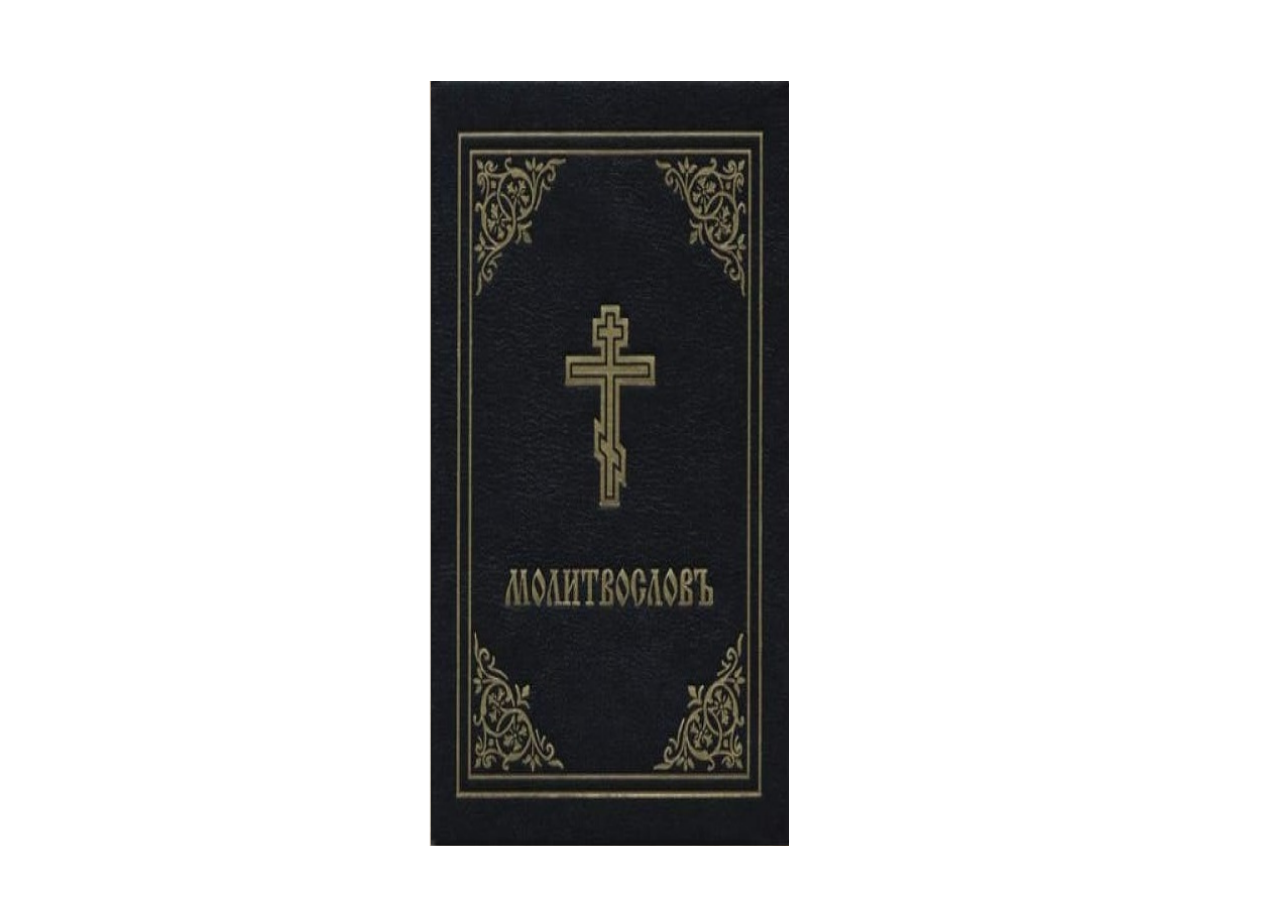
<file: index.html>
<!DOCTYPE html>
<html lang="en">
<head>
    <meta charset="UTF-8">
    <meta http-equiv="X-UA-Compatible" content="IE=edge">
    <meta name="viewport" content="width=device-width, initial-scale=1.0">
    <title>3D Book Animation</title>
    <link rel="stylesheet" href="styles.css">
</head>
<body>


  <div id='wrapper' class="wrapper-close">
    <div id='cover' class="left" onclick="bookAnimation()"><img src='cover.jpeg' width="100%" height="100%"></div>

    <div id="bookEdgeLeft"></div>
    <div id='middle' class="left-2" onclick="bookAnimation()"><p>You who haunt this place, in the name of the Lord, I command you to go back where you came from!<br><br> Let your soul return to the earth. Let your body return to the dust! <br><br> So be the will of God!</p></div>
    <div id="bookEdgeRight"></div>

    <div id='endpage' class="right" onclick="bookAnimation()"></div>
  </div>

  <script>
    
    function bookAnimation() {
  if (document.getElementById('middle').className=='left-2' || document.getElementById('middle').className=='left-2-close') {
        document.getElementById('middle').className='left-2-open';
        document.getElementById('cover').className='left-open';
        document.getElementById('wrapper').className='wrapper-open';


        document.getElementById('bookEdgeLeft').className='bookEdge-open';
        
        document.getElementById('bookEdgeRight').className='rightBookEdge-open';


      } else {
        document.getElementById('middle').className='left-2-close';
        document.getElementById('cover').className='left-close';
        document.getElementById('wrapper').className='wrapper-close';


        document.getElementById('bookEdgeLeft').className='bookEdge-close';
        document.getElementById('bookEdgeRight').className='rightBookEdge-close';

      }
        
    }

  </script>
    
</body>
</html>
</file>
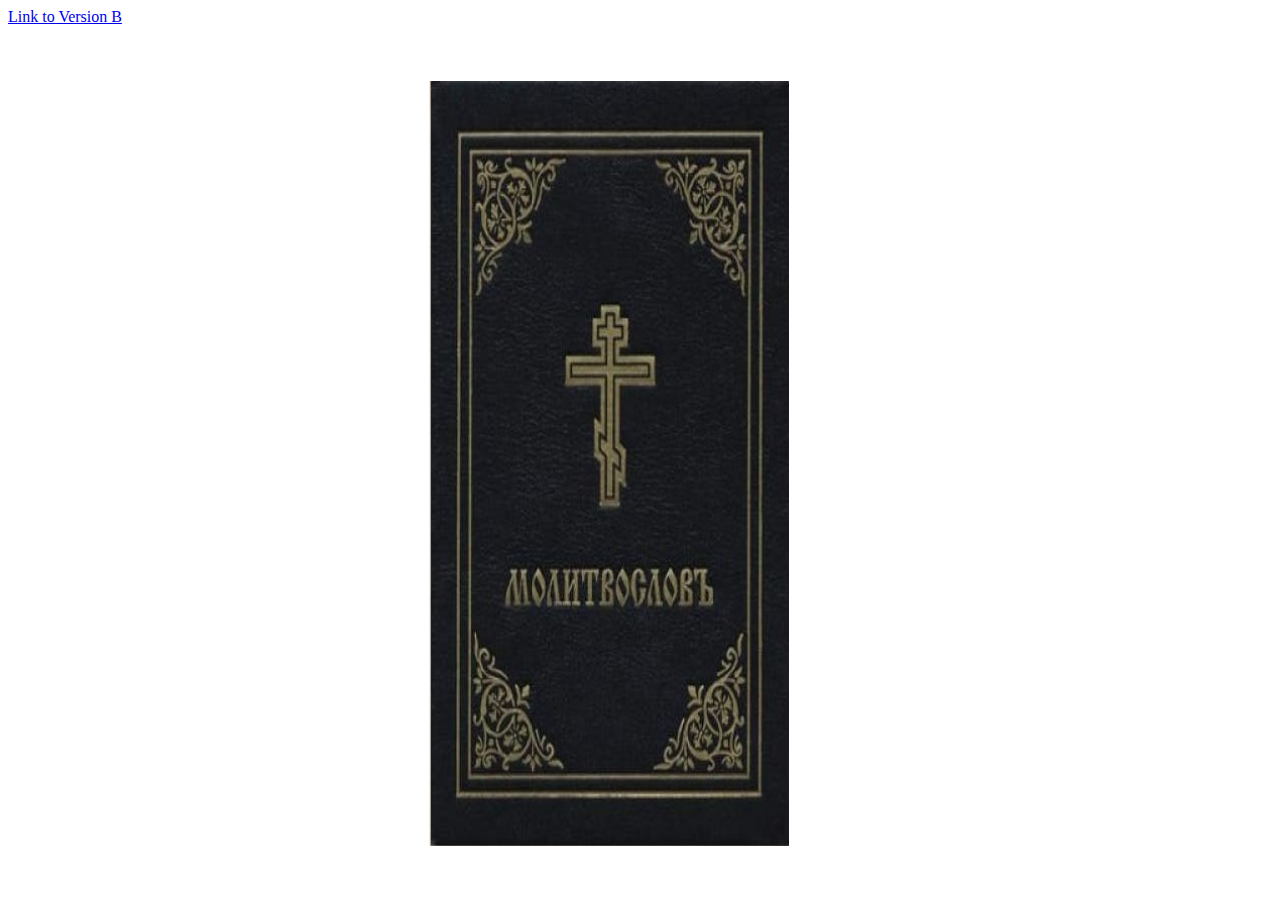
<file: 3d-book-animation/index.html>
<!DOCTYPE html>
<html lang="en">
<head>
    <meta charset="UTF-8">
    <meta http-equiv="X-UA-Compatible" content="IE=edge">
    <meta name="viewport" content="width=device-width, initial-scale=1.0">
    <title>3D Book Animation</title>
    <link rel="stylesheet" href="styles.css">
</head>
<body>
  
  <nav><a href="Ver B/index.html">Link to Version B</a></nav>

  <div id='wrapper' class="wrapper-close">
    <div id='cover' class="left" onclick="bookAnimation()"><img src='cover.jpeg' width="100%" height="100%"></div>

    <div id="bookEdgeLeft"></div>
    <div id='middle' class="left-2" onclick="bookAnimation()"><p>You who haunt this place, in the name of the Lord, I command you to go back where you came from!<br><br> Let your soul return to the earth. Let your body return to the dust! <br><br> So be the will of God!</p></div>
    <div id="bookEdgeRight"></div>

    <div id='endpage' class="right" onclick="bookAnimation()"></div>
  </div>

  <script>
    
    function bookAnimation() {
  if (document.getElementById('middle').className=='left-2' || document.getElementById('middle').className=='left-2-close') {
        document.getElementById('middle').className='left-2-open';
        document.getElementById('cover').className='left-open';
        document.getElementById('wrapper').className='wrapper-open';


        document.getElementById('bookEdgeLeft').className='bookEdge-open';
        
        document.getElementById('bookEdgeRight').className='rightBookEdge-open';


      } else {
        document.getElementById('middle').className='left-2-close';
        document.getElementById('cover').className='left-close';
        document.getElementById('wrapper').className='wrapper-close';


        document.getElementById('bookEdgeLeft').className='bookEdge-close';
        document.getElementById('bookEdgeRight').className='rightBookEdge-close';

      }
        
    }

  </script>
    
</body>
</html>
</file>
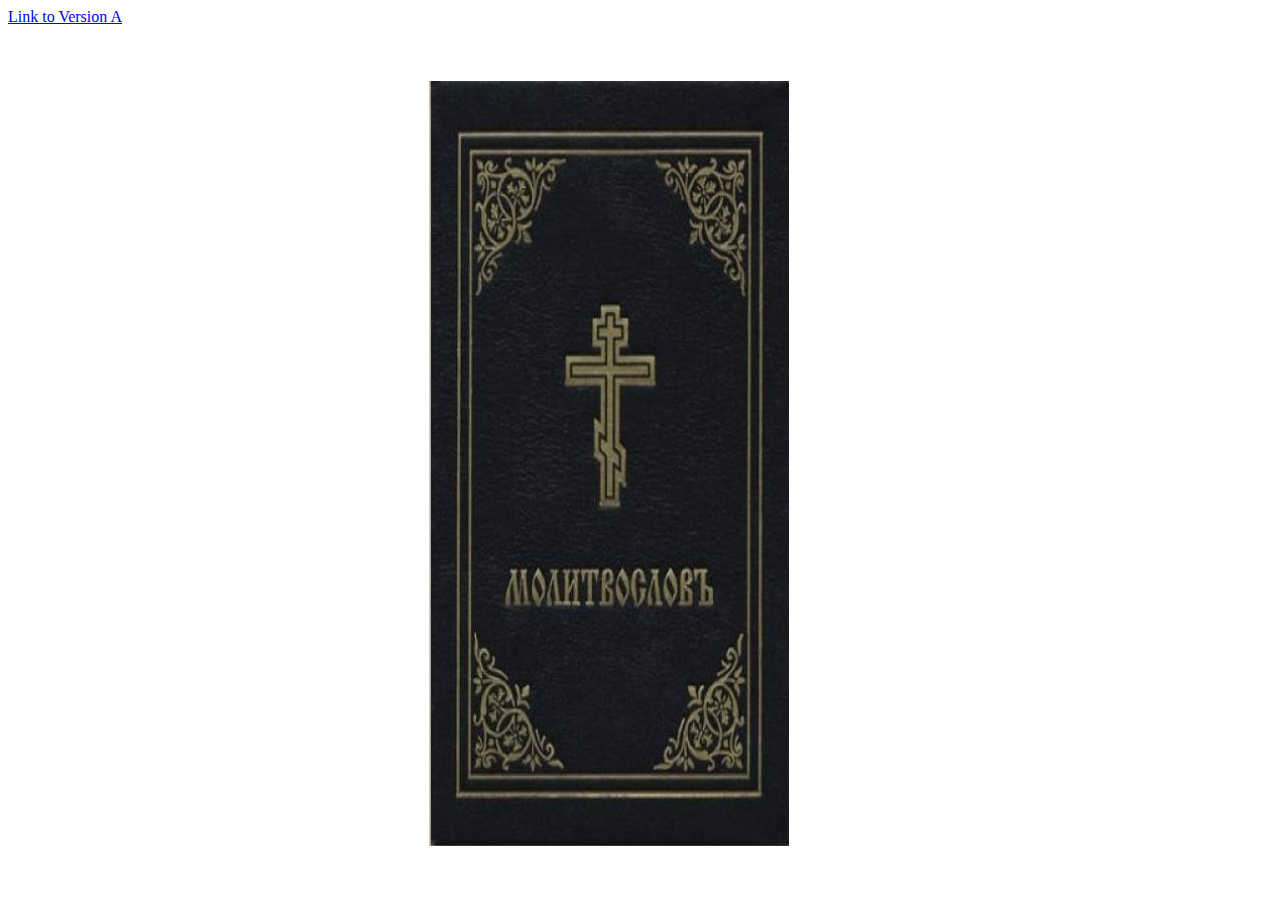
<file: 3d-book-animation/Ver B/index.html>
<!DOCTYPE html>
<html lang="en">
<head>
    <meta charset="UTF-8">
    <meta http-equiv="X-UA-Compatible" content="IE=edge">
    <meta name="viewport" content="width=device-width, initial-scale=1.0">
    <title>3D Book Animation</title>
    <link rel="stylesheet" href="styles.css">
</head>
<body>

  <nav><a href="../index.html">Link to Version A</a></nav>

  <div id='wrapper' class="wrapper-close">
    <div id='cover' class="left" onclick="bookAnimation()"><img src='cover.jpeg' width="100%" height="100%"></div>
    <div id="page1"onclick="bookAnimation()"></div>
    <div id="page2"onclick="bookAnimation()"></div>
    <div id="page3"onclick="bookAnimation()"></div>
    <div id='middle' class="left-2" onclick="bookAnimation()"><p>You who haunt this place, in the name of the Lord, I command you to go back where you came from!<br><br> Let your soul return to the earth. Let your body return to the dust! <br><br> So be the will of God!</p></div>
    <div id='page4'onclick="bookAnimation()"></div>
    <div id='page5'onclick="bookAnimation()"></div>
    <div id='page6'onclick="bookAnimation()"></div>
    <div id='endpage' class="right" onclick="bookAnimation()"></div>
  </div>

  <script>
    
    function bookAnimation() {
  if (document.getElementById('middle').className=='left-2' || document.getElementById('middle').className=='left-2-close') {
        document.getElementById('middle').className='left-2-open';
        document.getElementById('cover').className='left-open';
        document.getElementById('wrapper').className='wrapper-open';

        document.getElementById('page1').className='page1-open';
        document.getElementById('page2').className='page2-open';
        document.getElementById('page3').className='page3-open';

        document.getElementById('page4').className='page4-open';
        document.getElementById('page5').className='page5-open';
        document.getElementById('page6').className='page6-open';

      } else {
        document.getElementById('middle').className='left-2-close';
        document.getElementById('cover').className='left-close';
        document.getElementById('wrapper').className='wrapper-close';


        document.getElementById('page1').className='page1-close';
        document.getElementById('page2').className='page2-close';
        document.getElementById('page3').className='page3-close';

        document.getElementById('page4').className='page4-close';
        document.getElementById('page5').className='page5-close';
        document.getElementById('page6').className='page6-close';
      }
        
    }

  </script>
    
</body>
</html>
</file>
<file: styles.css>
@import url('https://fonts.googleapis.com/css2?family=Roboto&display=swap');

:root {
    --wrapper-close-animation: 3%;
    --wrapper-open-animation: 17%;
    --book-width: 28vw;
    --book-height: 85vh;
    --right-page-offset: 66%;
    --distance-from-top: -2%;
    --book-open-deg: -359deg;
}

#middle {
    background-image: url('stainedpaper.jpg');
    background-size: cover;
    background-size: 174% 100%;
    background-position-x: 0%;
    border-right: 1px solid #30303030;
}


#endpage {
    background-image: url('stainedpaper-flip.jpg');
    background-size: cover;
    background-size: 135% 100%;
    background-position-x: 100%;
}

.wrapper-open, .wrapper-close {
    position: absolute;
    top: 10%;
    
    width: 50vw;
    height: 50vh;
    perspective:3000px;
    perspective-origin:500px 800px;
}
#cover, .right{
    width:var(--book-width);
    height:var(--book-height);
    position: absolute;
    top: var(--distance-from-top);

}
#cover {
    position: absolute;
    left: 10%;
    z-index: 102;
    
    transform: rotateY(-180deg);
    transform-origin: var(--book-width) 0px;
    top: var(--distance-from-top);

}
.right {

    z-index: 100;
    left: var(--right-page-offset);

}
#middle {
    width:var(--book-width);
    height:var(--book-height);
    position: absolute;
    left: 10%;
    top: var(--distance-from-top);
    transform: rotateY(-180deg);
    transform-origin: var(--book-width) 0px;
    z-index: 101;
}


.left-2-open {
    animation: flipBook 1s ease-in-out forwards;

}

.left-open {
    animation: flipBook-cover 1s ease-in-out forwards;
}

.left-2-close {
    animation: closeFlipBook 1s ease-in-out forwards;

}

.left-close {
    animation: closeFlipBook-cover 1s ease-in-out forwards;
}


.wrapper-open {
    animation: openWrapper 1s ease-in-out forwards;
}

.wrapper-close {
    animation: closeWrapper 1s ease-in-out forwards;
}

@keyframes openWrapper {
    0% {
        left: var(--wrapper-close-animation);
    }
    100% {
        left: var(--wrapper-open-animation);
    }
}

@keyframes closeWrapper {
    0% {
        left: var(--wrapper-open-animation);
    }
    100% {
        left: var(--wrapper-close-animation);
    }
}

@keyframes flipBook {
    0% {
        z-index: 98;
        
    }
    100% {
        transform:rotateY(var(--book-open-deg));
        transform-origin: 20 0;
        z-index: 105;
        

    }
}

@keyframes flipBook-cover {
    0% {
        z-index:104;
    }
    100% {
        transform:rotateY(-360deg);
        transform-origin: 20 0;
        z-index: 99;
        width: 61%;
        left: 5%;
    

    }


    
}


@keyframes closeFlipBook {
    0% {
        transform:rotateY(var(--book-open-deg));
        transform-origin: 20 0;
        z-index: 105;
    }
    100% {
    transform:rotateY(-180deg);
    transform-origin: 20 0;
    z-index: 95;
    

    

    }
}

@keyframes closeFlipBook-cover {
    0% {
        transform:rotateY(-360deg);
        transform-origin: 20 0;
        z-index: 97;
        width: 61%;
        left: 5%;
    }
    100% {
        transform:rotateY(-180deg);
        transform-origin: 20 0;
        z-index: 104;
        left: 10%;
    width: 56%;

    }



}




p {
    color: black;
    font-family: 'Roboto', sans-serif;;
    font-size: calc(0.98vw + 1vh + 1.55vmin);
    padding-left:1em;
    padding-right:1em;
}






#bookEdgeLeft {
    position: absolute;
    left: 10%;
    z-index: 99;
    
    transform: rotateY(-180deg);
    transform-origin: var(--book-width) 0px;
    top: var(--distance-from-top);
    width:var(--book-width);
    height:var(--book-height);
    position: absolute;
    top: var(--distance-from-top);

    background-image: url('bookedge.jpg');
    background-size: cover;
    background-size: 49% 100%;
    background-position-x: 100%;
}


.bookEdge-open {
    animation: 1s ease-in-out openBookEdge forwards;
}

.bookEdge-close {
    animation: 1s ease-in-out closeBookEdge forwards;
}

@keyframes openBookEdge {
    0% {
        
    }
    100% {
        transform:rotateY(-360deg);
        transform-origin: 20 0;
        z-index: 100;
        width: 61%;
        left: 5%;
    

    }
}



@keyframes closeBookEdge {
    0% {
        transform:rotateY(-360deg);
        transform-origin: 20 0;
      
        width: 61%;
        left: 5%;
    }
    100% {
        transform:rotateY(-180deg);
        transform-origin: 20 0;
        
        left: 10%;
         width: 56%;

    }



}


#bookEdgeRight {
    position: absolute;
    left: 10%;
    z-index: 99;
    
    transform: rotateY(-180deg);
    transform-origin: var(--book-width) 0px;
    top: var(--distance-from-top);
    width:var(--book-width);
    height:var(--book-height);
    position: absolute;
    top: var(--distance-from-top);

    background-image: url('bookedge.jpg');
    background-size: cover;
    background-size: 49% 100%;
    background-position-x: 100%;
}


.rightBookEdge-open {
    animation: 1s ease-in-out openRightEdge forwards;
}

.rightBookEdge-close {
    animation: 1s ease-in-out closeRightEdge forwards;
}

@keyframes openRightEdge {
    0% {
        left: 10%;
    }
    100% {
        left: 15%;
    }
}


@keyframes closeRightEdge {
    0% {
        left: 15%;
    }
    100% {
        left: 10%;
    }
}
</file>
<file: 3d-book-animation/styles.css>
@import url('https://fonts.googleapis.com/css2?family=Roboto&display=swap');

:root {
    --wrapper-close-animation: 3%;
    --wrapper-open-animation: 17%;
    --book-width: 28vw;
    --book-height: 85vh;
    --right-page-offset: 66%;
    --distance-from-top: -2%;
    --book-open-deg: -359deg;
}

#middle {
    background-image: url('stainedpaper.jpg');
    background-size: cover;
    background-size: 174% 100%;
    background-position-x: 0%;
    border-right: 1px solid #30303030;
}


#endpage {
    background-image: url('stainedpaper-flip.jpg');
    background-size: cover;
    background-size: 135% 100%;
    background-position-x: 100%;
}

.wrapper-open, .wrapper-close {
    position: absolute;
    top: 10%;
    
    width: 50vw;
    height: 50vh;
    perspective:3000px;
    perspective-origin:500px 800px;
}
#cover, .right{
    width:var(--book-width);
    height:var(--book-height);
    position: absolute;
    top: var(--distance-from-top);

}
#cover {
    position: absolute;
    left: 10%;
    z-index: 102;
    
    transform: rotateY(-180deg);
    transform-origin: var(--book-width) 0px;
    top: var(--distance-from-top);

}
.right {

    z-index: 100;
    left: var(--right-page-offset);

}
#middle {
    width:var(--book-width);
    height:var(--book-height);
    position: absolute;
    left: 10%;
    top: var(--distance-from-top);
    transform: rotateY(-180deg);
    transform-origin: var(--book-width) 0px;
    z-index: 101;
}


.left-2-open {
    animation: flipBook 1s ease-in-out forwards;

}

.left-open {
    animation: flipBook-cover 1s ease-in-out forwards;
}

.left-2-close {
    animation: closeFlipBook 1s ease-in-out forwards;

}

.left-close {
    animation: closeFlipBook-cover 1s ease-in-out forwards;
}


.wrapper-open {
    animation: openWrapper 1s ease-in-out forwards;
}

.wrapper-close {
    animation: closeWrapper 1s ease-in-out forwards;
}

@keyframes openWrapper {
    0% {
        left: var(--wrapper-close-animation);
    }
    100% {
        left: var(--wrapper-open-animation);
    }
}

@keyframes closeWrapper {
    0% {
        left: var(--wrapper-open-animation);
    }
    100% {
        left: var(--wrapper-close-animation);
    }
}

@keyframes flipBook {
    0% {
        z-index: 98;
        
    }
    100% {
        transform:rotateY(var(--book-open-deg));
        transform-origin: 20 0;
        z-index: 105;
        

    }
}

@keyframes flipBook-cover {
    0% {
        z-index:104;
    }
    100% {
        transform:rotateY(-360deg);
        transform-origin: 20 0;
        z-index: 99;
        width: 61%;
        left: 5%;
    

    }


    
}


@keyframes closeFlipBook {
    0% {
        transform:rotateY(var(--book-open-deg));
        transform-origin: 20 0;
        z-index: 105;
    }
    100% {
    transform:rotateY(-180deg);
    transform-origin: 20 0;
    z-index: 95;
    

    

    }
}

@keyframes closeFlipBook-cover {
    0% {
        transform:rotateY(-360deg);
        transform-origin: 20 0;
        z-index: 97;
        width: 61%;
        left: 5%;
    }
    100% {
        transform:rotateY(-180deg);
        transform-origin: 20 0;
        z-index: 104;
        left: 10%;
    width: 56%;

    }



}




p {
    color: black;
    font-family: 'Roboto', sans-serif;;
    font-size: calc(0.98vw + 1vh + 1.55vmin);
    padding-left:1em;
    padding-right:1em;
}






#bookEdgeLeft {
    position: absolute;
    left: 10%;
    z-index: 99;
    
    transform: rotateY(-180deg);
    transform-origin: var(--book-width) 0px;
    top: var(--distance-from-top);
    width:var(--book-width);
    height:var(--book-height);
    position: absolute;
    top: var(--distance-from-top);

    background-image: url('bookedge.jpg');
    background-size: cover;
    background-size: 49% 100%;
    background-position-x: 100%;
}


.bookEdge-open {
    animation: 1s ease-in-out openBookEdge forwards;
}

.bookEdge-close {
    animation: 1s ease-in-out closeBookEdge forwards;
}

@keyframes openBookEdge {
    0% {
        
    }
    100% {
        transform:rotateY(-360deg);
        transform-origin: 20 0;
        z-index: 100;
        width: 61%;
        left: 5%;
    

    }
}



@keyframes closeBookEdge {
    0% {
        transform:rotateY(-360deg);
        transform-origin: 20 0;
      
        width: 61%;
        left: 5%;
    }
    100% {
        transform:rotateY(-180deg);
        transform-origin: 20 0;
        
        left: 10%;
         width: 56%;

    }



}


#bookEdgeRight {
    position: absolute;
    left: 10%;
    z-index: 99;
    
    transform: rotateY(-180deg);
    transform-origin: var(--book-width) 0px;
    top: var(--distance-from-top);
    width:var(--book-width);
    height:var(--book-height);
    position: absolute;
    top: var(--distance-from-top);

    background-image: url('bookedge.jpg');
    background-size: cover;
    background-size: 49% 100%;
    background-position-x: 100%;
}


.rightBookEdge-open {
    animation: 1s ease-in-out openRightEdge forwards;
}

.rightBookEdge-close {
    animation: 1s ease-in-out closeRightEdge forwards;
}

@keyframes openRightEdge {
    0% {
        left: 10%;
    }
    100% {
        left: 15%;
    }
}


@keyframes closeRightEdge {
    0% {
        left: 15%;
    }
    100% {
        left: 10%;
    }
}
</file>
<file: 3d-book-animation/Ver B/styles.css>
@import url('https://fonts.googleapis.com/css2?family=Roboto&display=swap');

:root {
    --wrapper-close-animation: 3%;
    --wrapper-open-animation: 17%;
    --book-width: 28vw;
    --book-height: 85vh;
    --right-page-offset: 66%;
    --distance-from-top: -2%;
    --book-open-deg: -333deg;
}

#middle {
    background-image: url('stainedpaper.jpg');
    background-size: cover;
    background-size: 174% 100%;
    background-position-x: 0%;
    border-right: 1px solid #30303030;
}


#endpage {
    background-image: url('stainedpaper-flip.jpg');
    background-size: cover;
    background-size: 135% 100%;
    background-position-x: 100%;
}

.wrapper-open, .wrapper-close {
    position: absolute;
    top: 10%;
    
    width: 50vw;
    height: 50vh;
    perspective:3000px;
    perspective-origin:500px 800px;
}
#cover, .right{
    width:var(--book-width);
    height:var(--book-height);
    position: absolute;
    top: var(--distance-from-top);

}
#cover {
    position: absolute;
    left: 10%;
    z-index: 102;
    
    transform: rotateY(-180deg);
    transform-origin: var(--book-width) 0px;
    top: var(--distance-from-top);

}
.right {

    z-index: -200;
    left: var(--right-page-offset);

}
#middle {
    width:var(--book-width);
    height:var(--book-height);
    position: absolute;
    left: 10%;
    top: var(--distance-from-top);
    transform: rotateY(-180deg);
    transform-origin: var(--book-width) 0px;
    z-index: 101;
}


.left-2-open {
    animation: flipBook 1s ease-in-out forwards;

}

.left-open {
    animation: flipBook-cover 1s ease-in-out forwards;
}

.left-2-close {
    animation: closeFlipBook 1s ease-in-out forwards;

}

.left-close {
    animation: closeFlipBook-cover 1s ease-in-out forwards;
}


.wrapper-open {
    animation: openWrapper 1s ease-in-out forwards;
}

.wrapper-close {
    animation: closeWrapper 1s ease-in-out forwards;
}

@keyframes openWrapper {
    0% {
        left: var(--wrapper-close-animation);
    }
    100% {
        left: var(--wrapper-open-animation);
    }
}

@keyframes closeWrapper {
    0% {
        left: var(--wrapper-open-animation);
    }
    100% {
        left: var(--wrapper-close-animation);
    }
}

@keyframes flipBook {
    0% {
        z-index: 98;
        
    }
    100% {
        transform:rotateY(var(--book-open-deg));
        transform-origin: 20 0;
        z-index: 105;
        

    }
}

@keyframes flipBook-cover {
    0% {
        z-index:104;
    }
    100% {
        transform:rotateY(-360deg);
        transform-origin: 20 0;
        z-index: 99;

    }


    
}


@keyframes closeFlipBook {
    0% {
        transform:rotateY(var(--book-open-deg));
        transform-origin: 20 0;
        z-index: 105;
    }
    100% {
    transform:rotateY(-180deg);
    transform-origin: 20 0;
    z-index: 95;
    

    }
}

@keyframes closeFlipBook-cover {
    0% {
        transform:rotateY(-360deg);
        transform-origin: 20 0;
        z-index: 99;
    }
    100% {
        transform:rotateY(-180deg);
        transform-origin: 20 0;
        z-index: 104;

    }



}




p {
    color: black;
    font-family: 'Roboto', sans-serif;;
    font-size: calc(0.98vw + 1vh + 1.7vmin);
    padding-left:1em;
    padding-right:1em;
}


#page6 {
    background: #fdfdfd;
    transform: rotateY(-50deg) scale(1.1);

}


#page1 {

    background-image: url('stainedpaper.jpg');
    background-size: cover;
    background-size: 174% 100%;
    background-position-x: 0%;
    border-right: 1px solid #30303030;
    width:var(--book-width);
    height:var(--book-height);
    position: absolute;
    left: 10%;
    top: var(--distance-from-top);
    transform: rotateY(180deg);
    transform-origin: var(--book-width) 0px;
    z-index: 100;
}

.page1-open {
    animation: 1s ease-in-out page1-to-open forwards;
}

.page1-close {
    animation: 1s ease-in-out page1-to-close forwards;
}


@keyframes page1-to-open {
    0% {
        z-index: 100;
    }
    100% {
        transform:rotateY(calc(var(--book-open-deg)+7deg));
        transform-origin: 20 0;
        z-index: 101;
        

    }
}


@keyframes page1-to-close {
    0% {
        
        transform:rotateY(calc(var(--book-open-deg)+7deg));
        transform-origin: 20 0;
        z-index: 101;
    }
    100% {
        transform:rotateY(calc(var(--book-open-deg)+180deg));
        z-index: 100;
    }
}



#page2 {

    background-image: url('stainedpaper.jpg');
    background-size: cover;
    background-size: 174% 100%;
    background-position-x: 0%;
    border-right: 1px solid #30303030;
    width:var(--book-width);
    height:var(--book-height);
    position: absolute;
    left: 10%;
    top: var(--distance-from-top);
    transform: rotateY(180deg);
    transform-origin: var(--book-width) 0px;
    z-index: 100;
}

.page2-open {
    animation: 1s ease-in-out page2-to-open forwards;
}

.page2-close {
    animation: 1s ease-in-out page2-to-close forwards;
}


@keyframes page2-to-open {
    0% {
        z-index: 100;
    }
    100% {
        transform:rotateY(calc(var(--book-open-deg)+22deg));
        transform-origin: 20 0;
        z-index: 103;
        

    }
}


@keyframes page2-to-close {
    0% {
        
        transform:rotateY(calc(var(--book-open-deg)+22deg));
        transform-origin: 20 0;
        z-index: 103;
    }
    100% {
        transform:rotateY(calc(var(--book-open-deg)+180deg));
        z-index: 100;
    }
}


#page3 {

    background-image: url('stainedpaper.jpg');
    background-size: cover;
    background-size: 174% 100%;
    background-position-x: 0%;
    border-right: 1px solid #30303030;
    width:var(--book-width);
    height:var(--book-height);
    position: absolute;
    left: 10%;
    top: var(--distance-from-top);
    transform: rotateY(180deg);
    transform-origin: var(--book-width) 0px;
    z-index: 100;
}

.page3-open {
    animation: 1s ease-in-out page3-to-open forwards;
}

.page3-close {
    animation: 1s ease-in-out page3-to-close forwards;
}


@keyframes page3-to-open {
    0% {
        z-index: 100;
    }
    100% {
        transform:rotateY(calc(var(--book-open-deg)+14deg));
        transform-origin: 20 0;
        z-index: 102;
        

    }
}

@keyframes page3-to-close {
    0% {
        
        transform:rotateY(calc(var(--book-open-deg)+14deg));
        transform-origin: 20 0;
        z-index: 102;
    }
    100% {
        transform:rotateY(calc(var(--book-open-deg)+180deg));
        z-index: 100;
    }
}



/* This is for the right hand side pages */



#page4 {

    background-image: url('stainedpaper.jpg');
    background-size: cover;
    background-size: 174% 100%;
    background-position-x: 0%;
    border-right: 1px solid #30303030;
    width:var(--book-width);
    height:var(--book-height);
    position: absolute;
    left: 10%;
    top: var(--distance-from-top);
    transform: rotateY(180deg);
    transform-origin: var(--book-width) 0px;
    z-index: 100;
}

.page4-open {
    animation: 1s ease-in-out page4-to-open forwards;
}

.page4-close {
    animation: 1s ease-in-out page4-to-close forwards;
}



@keyframes page4-to-open {
    0% {
        z-index: 100;
    }
    100% {
        transform:rotateY(calc(var(--book-open-deg)+168deg));
        transform-origin: 20 0;
        z-index: 96;
        

    }
}

@keyframes page4-to-close {
    0% {
        transform:rotateY(calc(var(--book-open-deg)+168deg));
        transform-origin: 20 0;
        z-index: 100;
        
    }
    100% {
        transform:rotateY(calc(var(--book-open-deg)+180deg));
        z-index: 100;
    }
}





#page5 {

    background-image: url('stainedpaper.jpg');
    background-size: cover;
    background-size: 174% 100%;
    background-position-x: 0%;
    border-right: 1px solid #30303030;
    width:var(--book-width);
    height:var(--book-height);
    position: absolute;
    left: 10%;
    top: var(--distance-from-top);
    transform: rotateY(180deg);
    transform-origin: var(--book-width) 0px;
    z-index: 100;
}

.page5-open {
    animation: 1s ease-in-out page5-to-open forwards;
}

.page5-close {
    animation: 1s ease-in-out page5-to-close forwards;
}



@keyframes page5-to-open {
    0% {
        z-index: 100;
    }
    100% {
        transform:rotateY(calc(var(--book-open-deg)+162deg));
        transform-origin: 20 0;
        z-index: 96;
        

    }
}

@keyframes page5-to-close {
    0% {
        transform:rotateY(calc(var(--book-open-deg)+162deg));
        transform-origin: 20 0;
        z-index: 100;
        
    }
    100% {
        transform:rotateY(calc(var(--book-open-deg)+180deg));
        z-index: 100;
    }
}




#page6 {

    background-image: url('stainedpaper.jpg');
    background-size: cover;
    background-size: 174% 100%;
    background-position-x: 0%;
    border-right: 1px solid #30303030;
    width:var(--book-width);
    height:var(--book-height);
    position: absolute;
    left: 10%;
    top: var(--distance-from-top);
    transform: rotateY(180deg);
    transform-origin: var(--book-width) 0px;
    z-index: 100;
}

.page6-open {
    animation: 1s ease-in-out page6-to-open forwards;
}

.page6-close {
    animation: 1s ease-in-out page6-to-close forwards;
}

@keyframes page6-to-open {
    0% {
        z-index: 100;
    }
    100% {
        transform:rotateY(calc(var(--book-open-deg)+156deg));
        transform-origin: 20 0;
        z-index: 96;
        

    }
}


@keyframes page6-to-close {
    0% {
        transform:rotateY(calc(var(--book-open-deg)+156deg));
        transform-origin: 20 0;
        z-index: 100;
        
    }
    100% {
        transform:rotateY(calc(var(--book-open-deg)+180deg));
        z-index: 100;
    }
}
</file>
